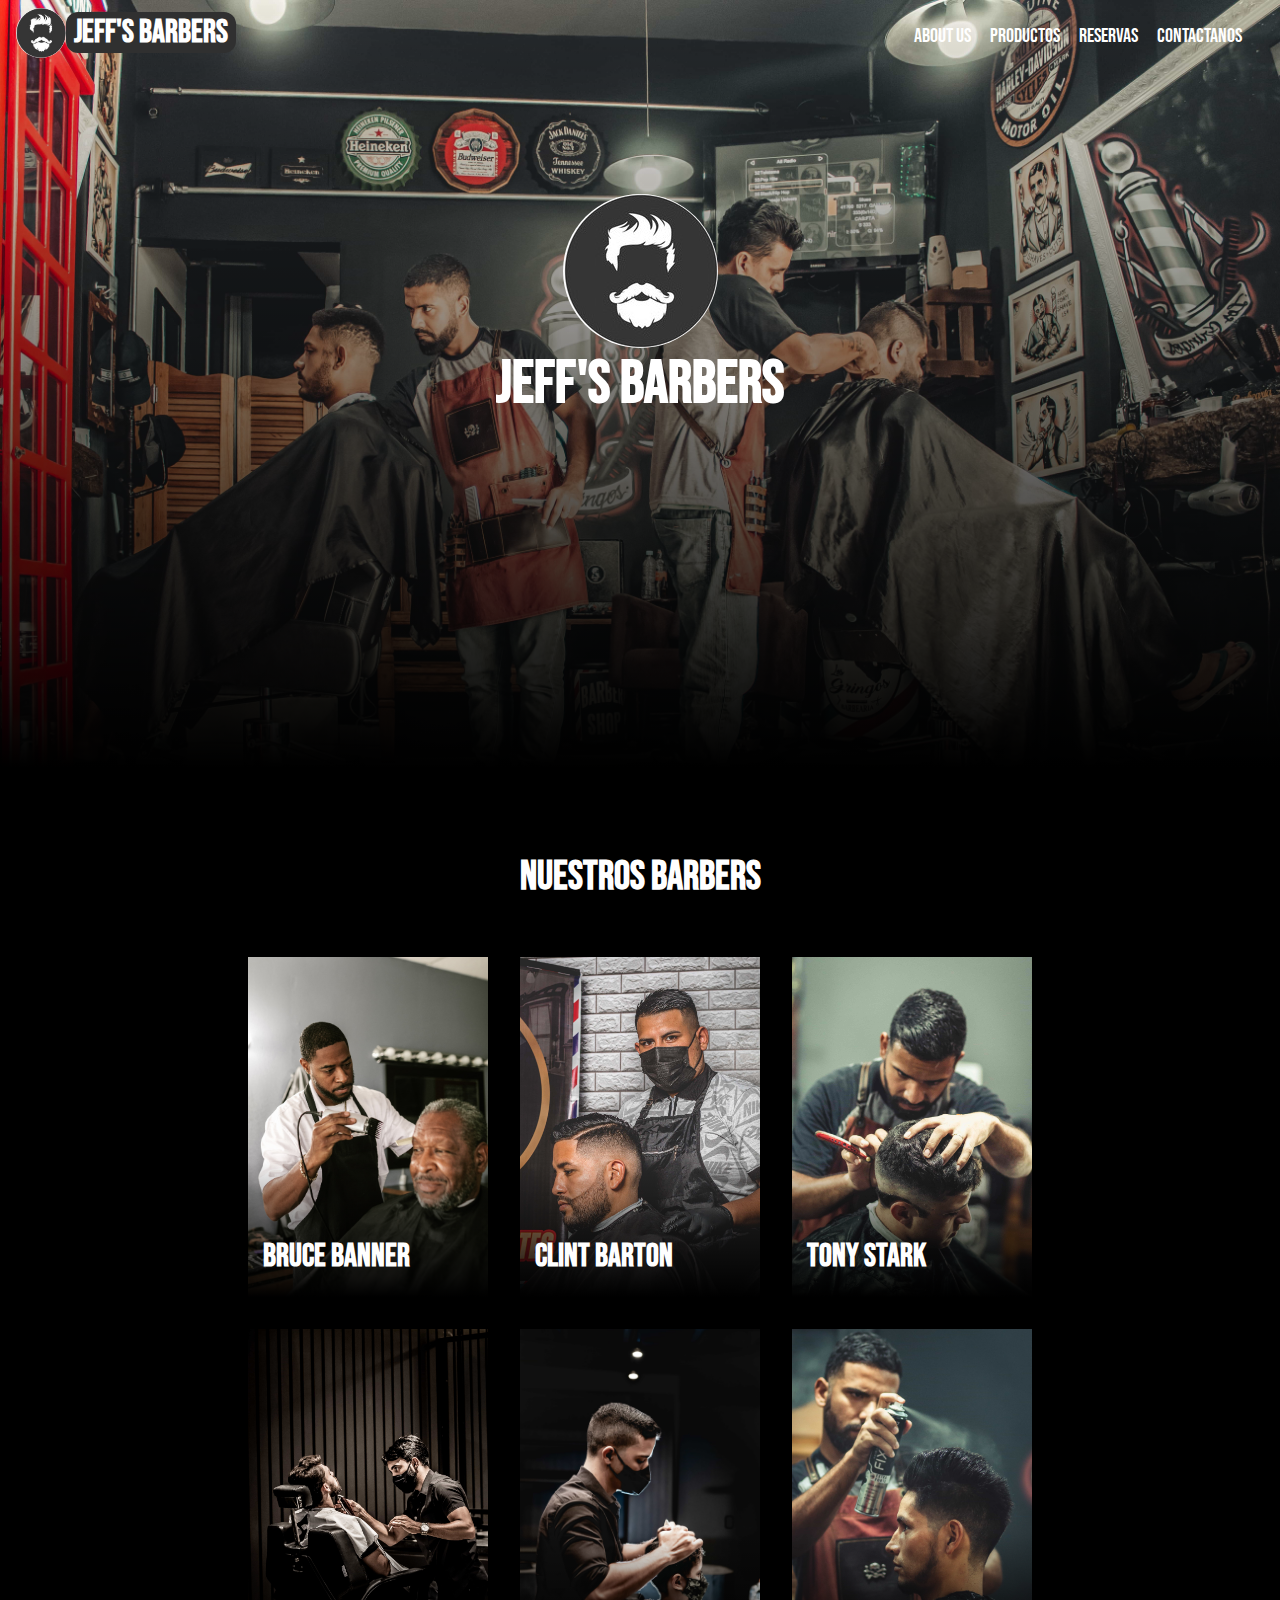
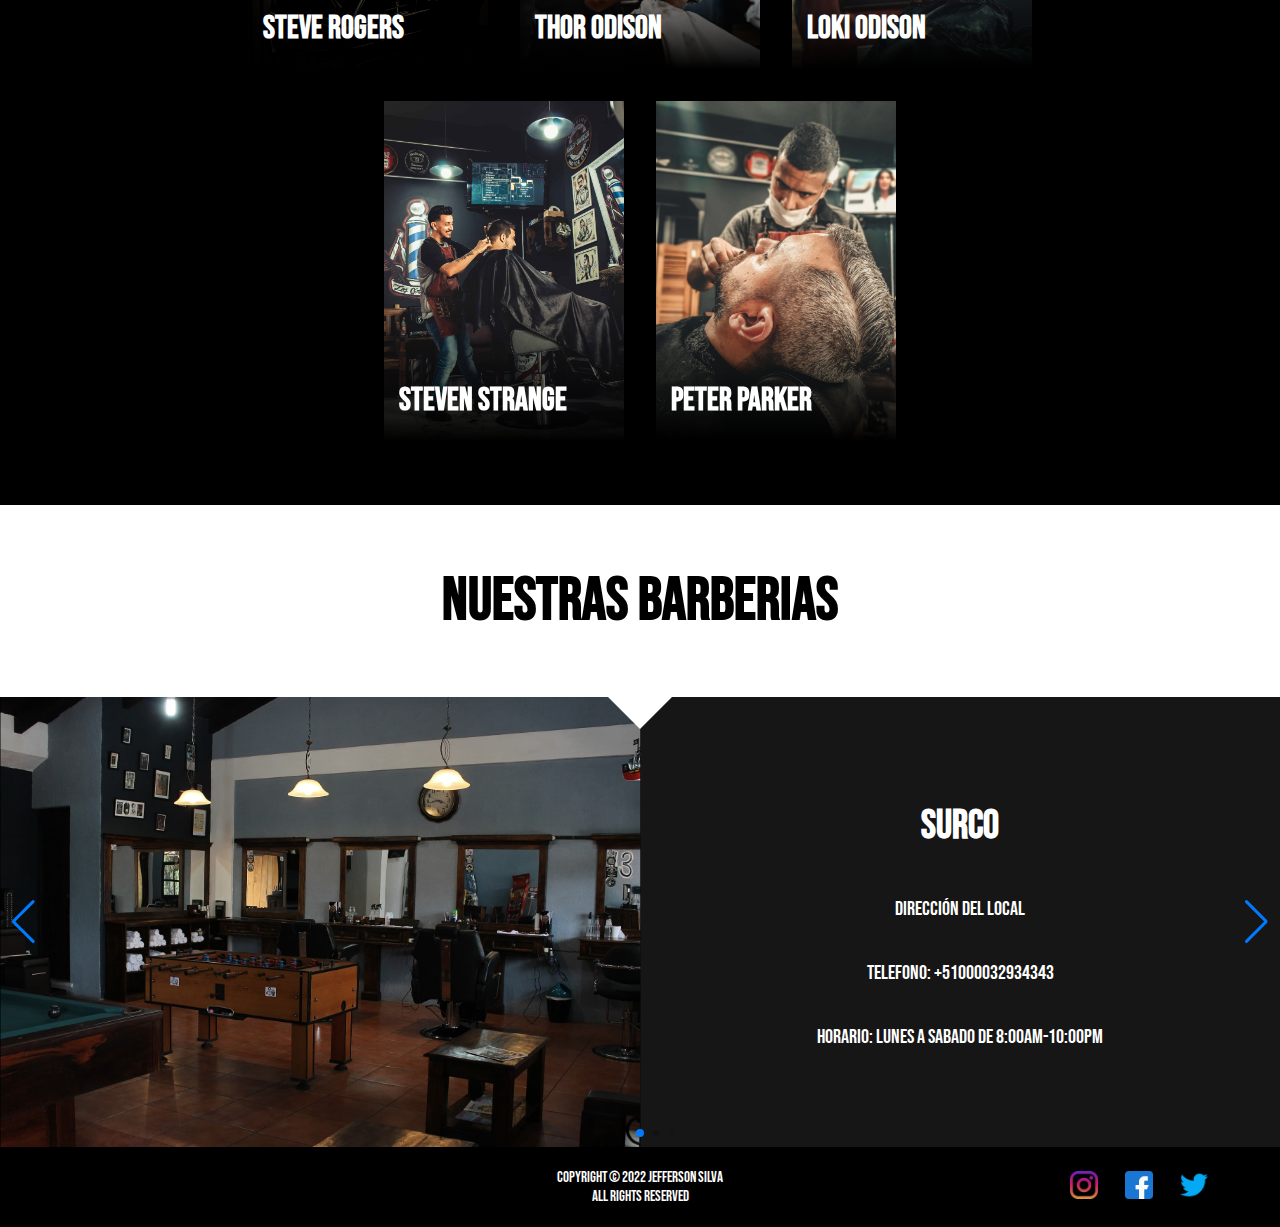
<file: index.html>
<!DOCTYPE html>
<html lang="en">
<head>
    <meta charset="UTF-8">
    <meta http-equiv="X-UA-Compatible" content="IE=edge">
    <meta name="viewport" content="width=device-width, initial-scale=1.0">
    <title>Jeff's Barbers</title>
    <link rel="stylesheet" href="css/style.css">
    <link rel="stylesheet" href="css/swiper-bundle.min.css">
</head>
<body>
    <div class="container">
        <div class="menu-responsive">
            <img id="logo-menu" src="images/logo-barber3.jpg" alt="img-logo"> 
            <a href="#">About</a>
            <a href="Productos.html">Productos</a>
            <a href="Reservas.html">Reservas</a>
            <a href="Contact.html">Contact</a>
            <div>
                <img src="images/instagram.png" alt="">
                <img src="images/facebook.png" alt="">
                <img src="images/twitter.png" alt="">
            </div>
        </div>
        <div id="slide-bar">
            <span class="line1"></span>
            <span class="line2"></span>
            <span class="line3"></span>
        </div>
        <div id="icon-logo">
            <img id="icon-barber" src="images/logo-barber3.jpg">
            <h1>Jeff's Barbers</h1>
        </div>
        <nav class="menu-bar">
            <a href="#">About us</a>
            <a href="Productos.html">Productos</a>
            <a href="Reservas.html">Reservas</a>
            <a href="Contact.html">Contactanos</a>
        </nav>
        <section class="home">
            <img id="fondo-home" src="images/barberia-fondo.jpg" alt="img-fondo">
            <div id="title-logo">
                <img id="logo-home" src="images/logo-barber3.jpg" alt="img-logo"> 
                <h1>Jeff's Barbers</h1> 
            </div>
        </section>
        <section class="ourBarbers">
            <h1>Nuestros Barbers</h1>
            <div class="cont-cards">
                <div class="cards">
                    <img src="images/barber1.jpg">
                    <h1>Bruce Banner</h1>
                </div>
                <div class="cards">
                    <img src="images/barber2.jpg">
                    <h1>Clint Barton</h1>
                </div>
                <div class="cards">
                    <img src="images/barber3.jpg">
                    <h1>Tony Stark</h1>
                </div>
                <div class="cards">
                    <img src="images/barber4.jpg">
                    <h1>Steve Rogers</h1>
                </div>
                <div class="cards">
                    <img src="images/barber5.jpg">
                    <h1>Thor Odison</h1>
                </div>
                <div class="cards">
                    <img src="images/barber7.jpg">
                    <h1>Loki Odison</h1>
                </div>
                <div class="cards">
                    <img src="images/barber8.jpg">
                    <h1>Steven Strange</h1>
                </div>
                <div class="cards">
                    <img src="images/barber9.jpg">
                    <h1>Peter Parker</h1>
                </div>
            </div>
        </section>
        <section class="locales">
            <div class="cont-title">
                <h1>Nuestras Barberias</h1>
                <div id="triangulo"></div>
            </div>
            <div class="swiper mySwiper">
                <div class="slide-content">
                    <div class="cont-cards swiper-wrapper">
                        <div class="card swiper-slide">
                            <img src="images/local2.jpg">
                            <div class="cont-information">
                                <h1>Surco</h1>
                                <p>Dirección del local</p>
                                <p>Telefono: +51000032934343</p>
                                <p>Horario: Lunes a Sabado de 8:00am-10:00pm</p>
                            </div>                            
                        </div>
                        <div class="card swiper-slide">
                            <img src="images/local1.jpg">
                            <div class="cont-information">
                                <h1>Miraflores</h1>
                                <p>Dirección del local</p>
                                <p>Telefono: +51000032934343</p>
                                <p>Horario: Lunes a Sabado de 8:00am-10:00pm</p>
                            </div>                            
                        </div>
                        <div class="card swiper-slide">
                            <img src="images/local3.jpg">
                            <div class="cont-information">
                                <h1>Barranco</h1>
                                <p>Dirección del local</p>
                                <p>Telefono: +51000032934343</p>
                                <p>Horario: Lunes a Sabado de 8:00am-10:00pm</p>
                            </div>                            
                        </div>
                    </div>
                </div>
                <div class="swiper-button-next"></div>
                <div class="swiper-button-prev"></div>
                <div class="swiper-pagination"></div>
            </div>
        </section>
        <section class="footer">
            <p>Copyright © 2022 Jefferson Silva <br>All Rights Reserved</p>
            <picture>
                <a href="#"><img src="images/instagram.png"></a>
                <a href="#"><img src="images/facebook.png"></a>
                <a href="#"><img src="images/twitter.png"></a>
            </picture>
        </section>
        <picture id="whatsapp">
            <img src="images/whatsapp.png">
        </picture>
        <picture id="up">
            <img src="images/flechaUp.png">
        </picture>
    </div>
    <script src="js/swiper-bundle.min.js"></script>
    <script src="js/script.js"></script>
</body>
</html>
</file>
<file: css/style.css>
@import url('https://fonts.googleapis.com/css2?family=Bebas+Neue&display=swap');
body {
    margin: 0;
    font-family: 'Bebas Neue', cursive;
}

.container {
    background-color: black;
}

div.menu-responsive {
    display: flex;
    align-items: center;
    justify-content: center;
    flex-direction: column;
    row-gap: 1rem;
    position: fixed;
    top: 50%;
    left: 50%;
    margin-left: -80px;
    margin-top: -80px;
    width: 160px;
    height: 160px;
    background: rgb(33,33,33);
    z-index: -1 ;
    opacity: 0;
    border-radius: 50%;
    transition: all 1s, z-index 0s;
    color: rgb(230,230,230);
    text-align: center;
}

div.activemenu-responsive {
    opacity: 1;
    z-index: 3;
    width: 100vw;
    height: 100vh;
    border-radius: 0;
    top: 0;
    left: 0;
    margin-left: 0;
    margin-top: 0;
}
div.menu-responsive a {
    transition: all 1s;
}

div.menu-responsive a:nth-child(2) {
    background-color: #007aff;
    border: 2px solid white;
    margin-left: 100vw;
}

div.menu-responsive a:nth-child(3) {
    margin-right: 100vw;
}   

div.menu-responsive a:nth-child(4) {
    margin-left: 100vw;
}

div.menu-responsive a:nth-child(5) {
    margin-right: 100vw;
}

div.menu-responsive a.active{
    margin: 0;
}

div.menu-responsive a {
    font-size: 45px;
    margin: 0;
    width: 100%;
    color: white;
    text-decoration: none;
}

div.menu-responsive img#logo-menu {
    border-radius: 50%;
}

div.menu-responsive div {
    display: flex;
    column-gap: 25px;
    margin-top: 1rem;
}

div.menu-responsive div img {
    width: 40px;
}

div#slide-bar {
    position: fixed;
    width: 25px;
    right: 15px;
    top: 10px;
}

div#slide-bar span {
    display: block;  
    background: white;
    width: 100%;
    height: 2px;
    margin-top: 5px;
    transform-origin: 0;
    transition: all .4s;
}

div#slide-bar .activeline1 {
    transform: rotate(45deg);   
}

div#slide-bar .activeline2 {
    opacity: 0;
    transform: translate(-30px);
}

div#slide-bar .activeline3 {
    transform: rotate(-45deg) translate(-2px, 3px);
}

nav.menu-bar {
    position: absolute;
    z-index: 1;
    right: 3%;
    margin-top: 1.5rem;
}

nav.menu-bar a {
    text-decoration: none;
    color: white;
    font-size: 20px;
    margin-left: 1rem;
    transition: all .3s;
}

nav.menu-bar a:hover {
    font-size: 24px;
    background-color: rgb(33,33,33);
    padding: 5px 8px;
    border-radius: 12px;
}

div#icon-logo {
    display: flex;
    align-items: center;
    position: absolute;
    z-index: 1;
    margin-left: 1rem;
    margin-top: .5rem;
    color: white;
}

div#icon-logo h1 {
    margin: 0;
    border-radius: 12px;
    background-color: rgb(48,48,48);
    padding: 1px 8px;
}

div#icon-logo img#icon-barber {
    width: 50px;
    border-radius: 50%;
}

section.home {
    position: relative;
    display: flex;
    justify-content: center;
    align-items: center;
    margin-bottom: 0rem;
}

section.home:before {
    content: "";
    position: absolute;
    width: 100%;
    height: 100%;
    background: linear-gradient(rgba(255,255,255,0), black 90%);
}

section.home img#fondo-home {
    width: 100%;
}

section.home div#title-logo {
    position: absolute;
    display: flex;
    flex-direction: column;
    align-items: center;
    margin-top: -15rem;
    text-align: center;
}

section.home div#title-logo h1 {
    font-size: 60px;
    color: white;
    margin: 0;
}

section.home div#title-logo img#logo-home {    
    border-radius: 50%;
}

section.ourBarbers {
    position: relative;
    margin-bottom: 4rem;
    background-color: black;
}

section.ourBarbers h1:first-child {
    font-size: 40px;
    text-align: center;
    margin: 0;
    margin-bottom: 3.5rem;
    color: white;
}

section.ourBarbers div.cont-cards {
    display: flex;
    flex-wrap: wrap;
    justify-content: center;
    gap: 2rem;
    width: 80%;
    margin: auto;
}

section.ourBarbers div.cards {
    width: 240px;
    height: 340px;
    position: relative;
}

section.ourBarbers div.cards:before {
    content: "";
    position: absolute;
    width: 100%;
    height: 100%;
    background: linear-gradient(rgba(255,255,255, 0) 60%, black);
}

section.ourBarbers div.cards img {
    width: 100%;
    height: 100%;
    object-fit: cover;
}

section.ourBarbers div.cards h1 {
    color: white;
    position: absolute;
    bottom: 0;
    left: 15px;
}

section.locales {
    width: 100%;
    margin-bottom: 0;
}

section.locales .cont-title {
    display: flex;
    flex-direction: column;
    height: 12rem;
    background-color: white;
    justify-content: center;
    align-items: center;
    text-align: center;
}

section.locales .cont-title h1 {
    font-size: 60px;
}
p {
    font-size: 20px;
}

section.locales .cont-title div#triangulo{
    position: absolute;
    z-index: 2;
    margin-top: 16rem;
    border: solid 35px transparent;    
    border-top-color: white;

}

section.locales .swiper-slide {
    display: flex;
    height: 450px;
}

section.locales .swiper-slide img {
    width: 50%;
    object-fit: cover;
}

section.locales .swiper-slide .cont-information {
    width: 50%;
    height: 100%;
    display: flex;
    flex-direction: column;
    align-items: center;
    justify-content: center;
    background-color: rgb(22,22,22);
    color: white;
    text-align: center;
}

section.locales .cont-information h1 {
    font-size: 40px;
}

section.footer {
    display: flex;
    align-items: center;
    justify-content: center;
    text-align: center;
    height: 5rem;
    color: white;
    background-color: black;
    margin-bottom: 0;
}

section.footer p {
    margin: 0;
    font-size: 15px;
}

section.footer picture {
    position: absolute;
    right: 4.5rem;
}

section.footer picture img {
    width: 28px;
    margin-left: 1.5rem;
    transition: transform .2s;
}

section.footer picture img:hover {
    transform: scale(1.3);
}

picture#whatsapp {
    position: fixed;
    bottom: 8px;
    left: 15px;
    z-index: 1;
    opacity: 0;
    cursor: pointer;
    transition: opacity .5s;
}

picture#whatsapp img {
    width: 55px;
    height: 55px;
    border-radius: 50%;
    transition: transform .3s;
}

picture#whatsapp img:hover {
    transform: scale(1.2);
}

picture#up {
    position: fixed;
    opacity: 0;
    right: 15px;
    bottom: 15px;
    z-index: 1;
    transition: opacity .5s;
}

picture#up img {
    width: 40px;
    filter: invert(94%) sepia(9%) saturate(27%) hue-rotate(349deg) brightness(91%) contrast(83%);
    transition: transform .3s;
    cursor: pointer;
}

picture#up img:hover {
    transform: scale(1.2);
}

@media (max-width:1200px) {
    section.home div#title-logo {
        margin-top: 0rem;
    }

    section.home img#fondo-home {
        height: 100vh;
        width: 100%;
        object-fit: cover;
    }
}

@media (max-width:900px) {
    nav.menu-bar {
        z-index: -1;
    }

    div#icon-logo h1 {
        font-size: 25px;
    }

    section.footer picture {
        z-index: -1;
    }

    div#slide-bar {
        z-index: 4;
        transform: scale(1.2);
    }

    section.locales .cont-title {
        height: 9rem;
    }

    section.locales .cont-title h1 {
        font-size: 45px;
    }

    section.locales .cont-title div#triangulo {
        margin-top: 12.3rem;
    }
    div.menu-responsive div img {
        width: 30px;
    }
}

@media (max-width:680px){
    div#icon-logo img#icon-barber {
        width: 35px;
    }

    div#icon-logo h1 {
        font-size: 20px;
    }

    section.home div#title-logo h1 {
        font-size: 35px;
    }

    section.home div#title-logo img#logo-home {    
        width: 120px;
    }

    section.ourBarbers div.cards {
        width: 200px;
        height: 300px;
    }

    div#slide-bar {
        transform: scale(1.1);
    }
    
    section.locales .swiper-slide {
        height: 350px;
    }
    section.locales .cont-title {
        height: 6rem;
    }
    section.locales .cont-title div#triangulo {
        margin-top: 9.3rem;
    }
    section.locales .cont-information h1 {
        font-size: 28px;
    }
    p {
    font-size: 16px;
    }
    section.locales .swiper-button-next::after, section.locales .swiper-button-prev::after {
        font-size: 25px;
    }
}

@media (max-width:440px){
    section.locales .cont-title h1 {
        font-size: 40px;
    }

    section.ourBarbers h1:first-child {
       font-size: 30px;
    }
    section.locales .swiper-slide {
        height: 350px;
    }
    
    section.locales .cont-information h1 {
        font-size: 30px;
    }

    p {
        font-size: 12px;
    }

    section.footer {
        height: 3rem;
    }  

    picture#up {
        bottom: 1px;
    }

    picture#whatsapp {
        bottom: 2px;
    }

    picture#whatsapp img {
        width: 37px;
        height: 37px;
    }

    div#slide-bar {
        transform: scale(1);
    }
    div.menu-responsive div img {
        width: 30px;
    }
}
</file>
